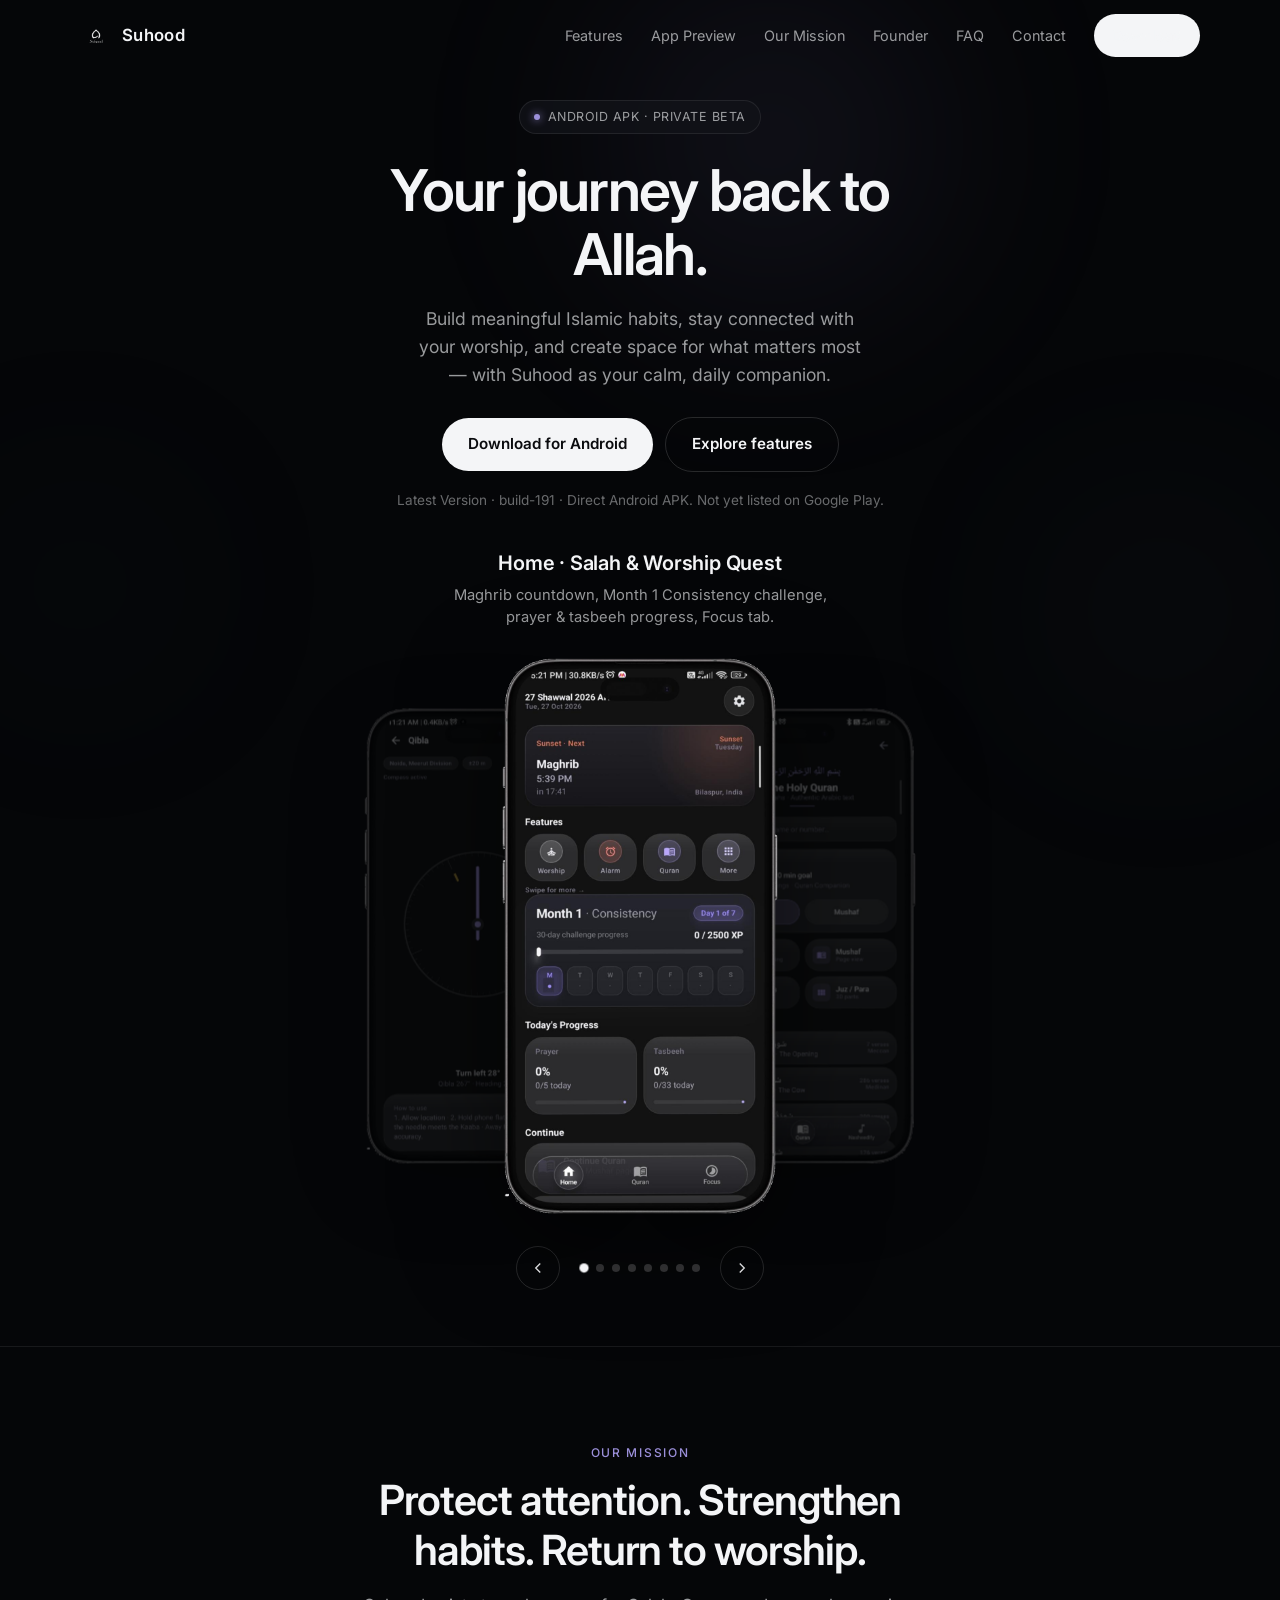
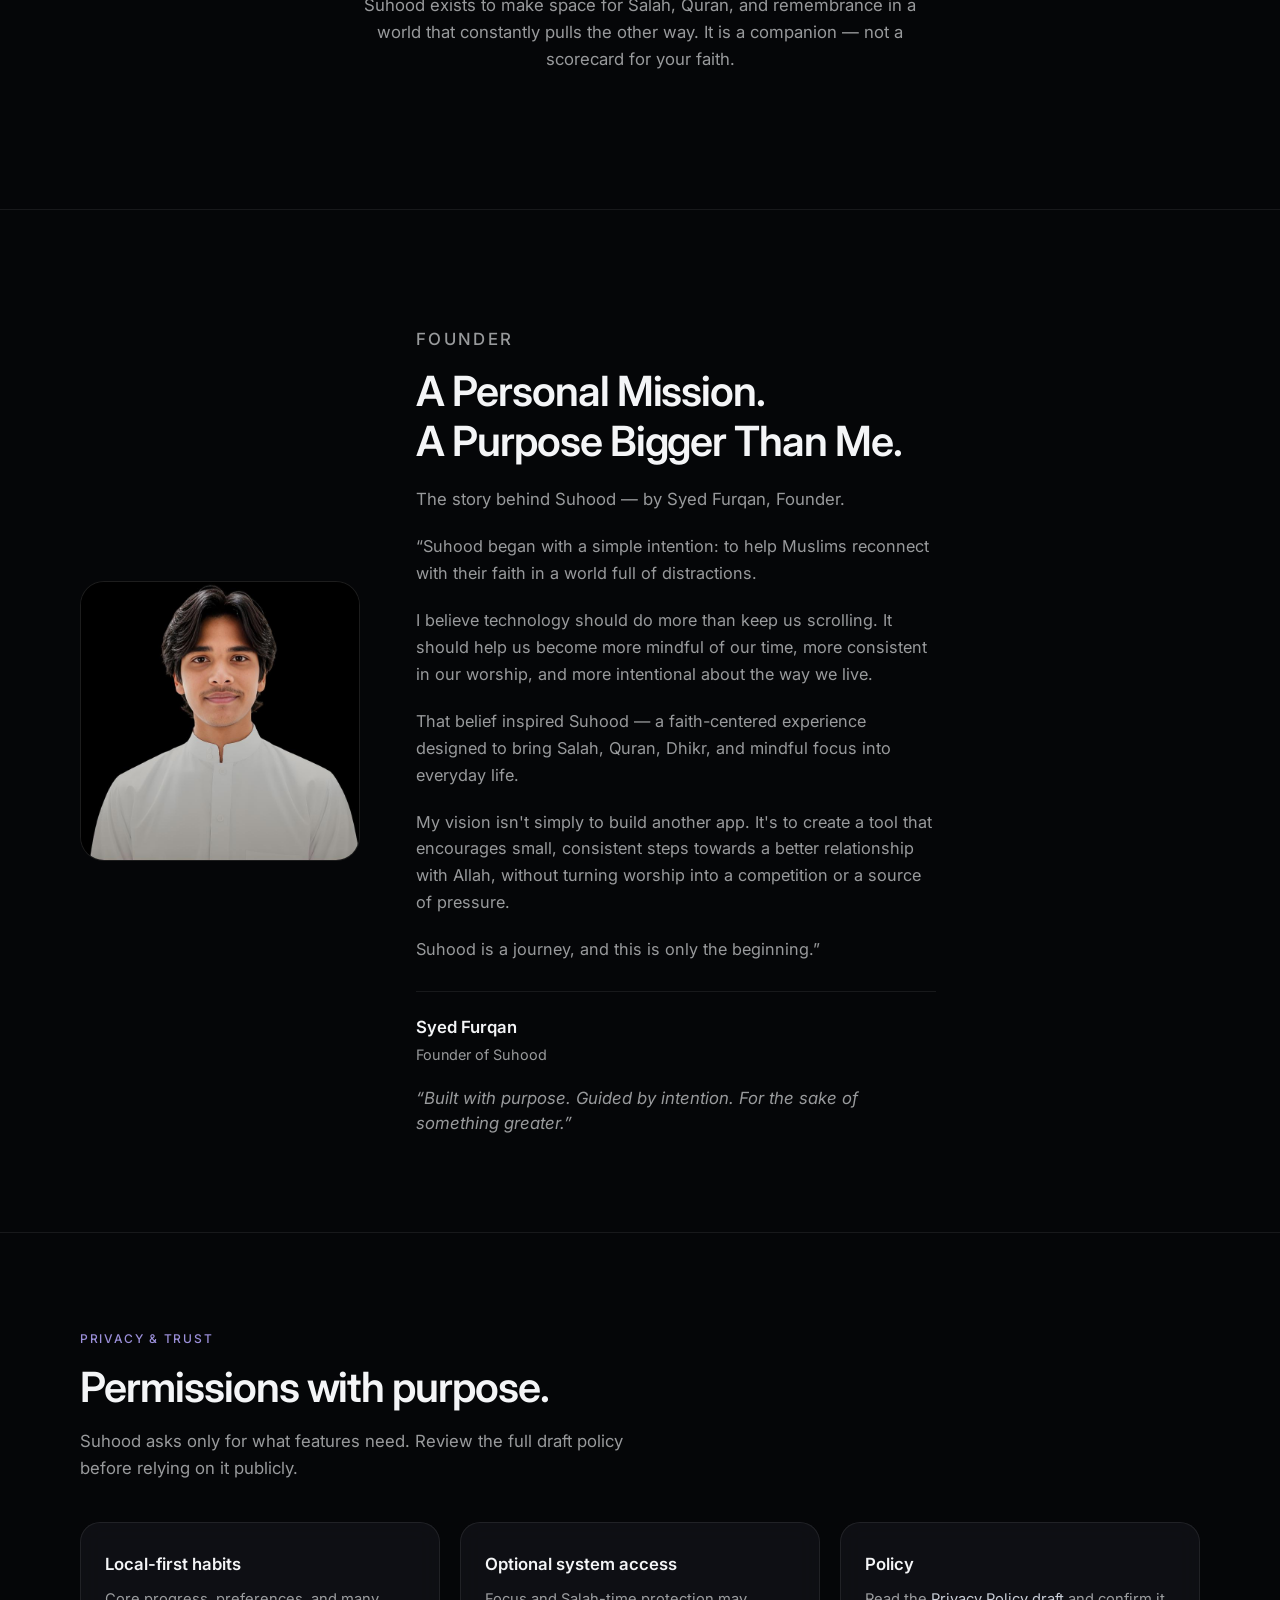
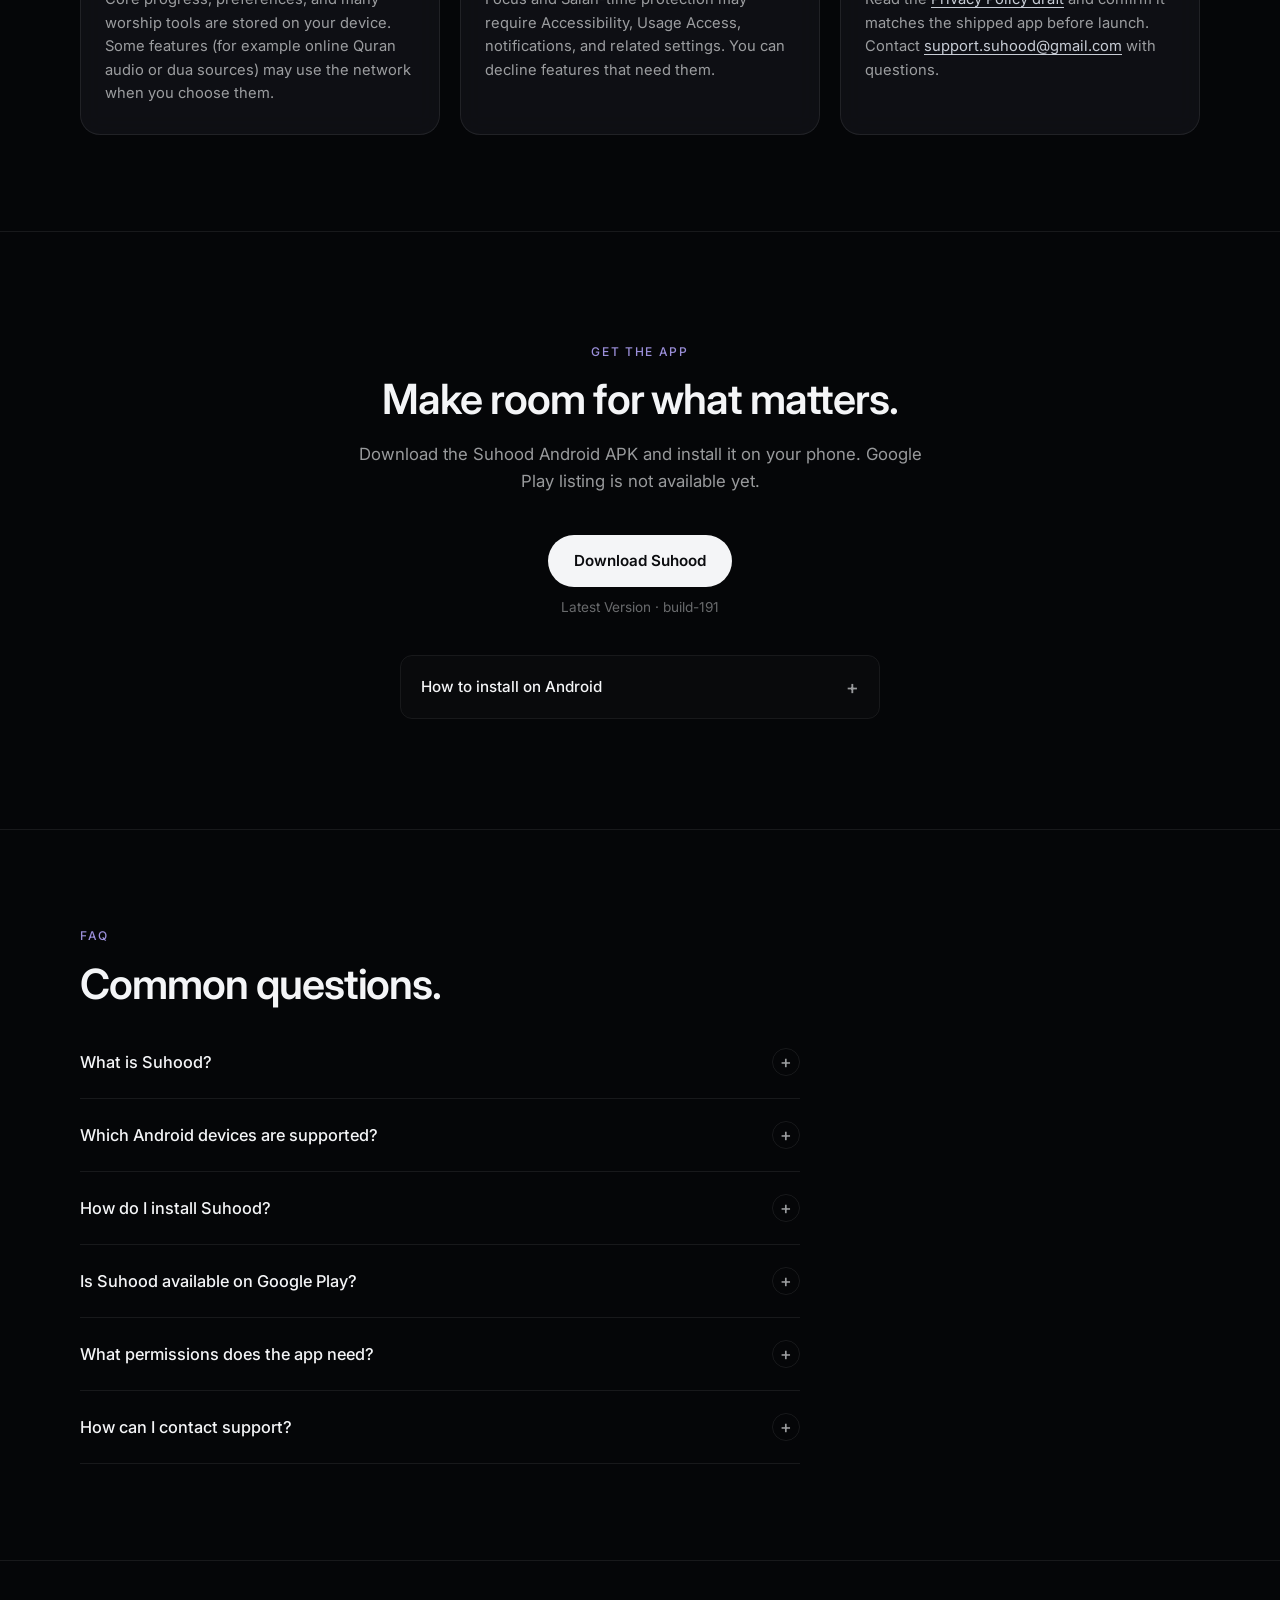
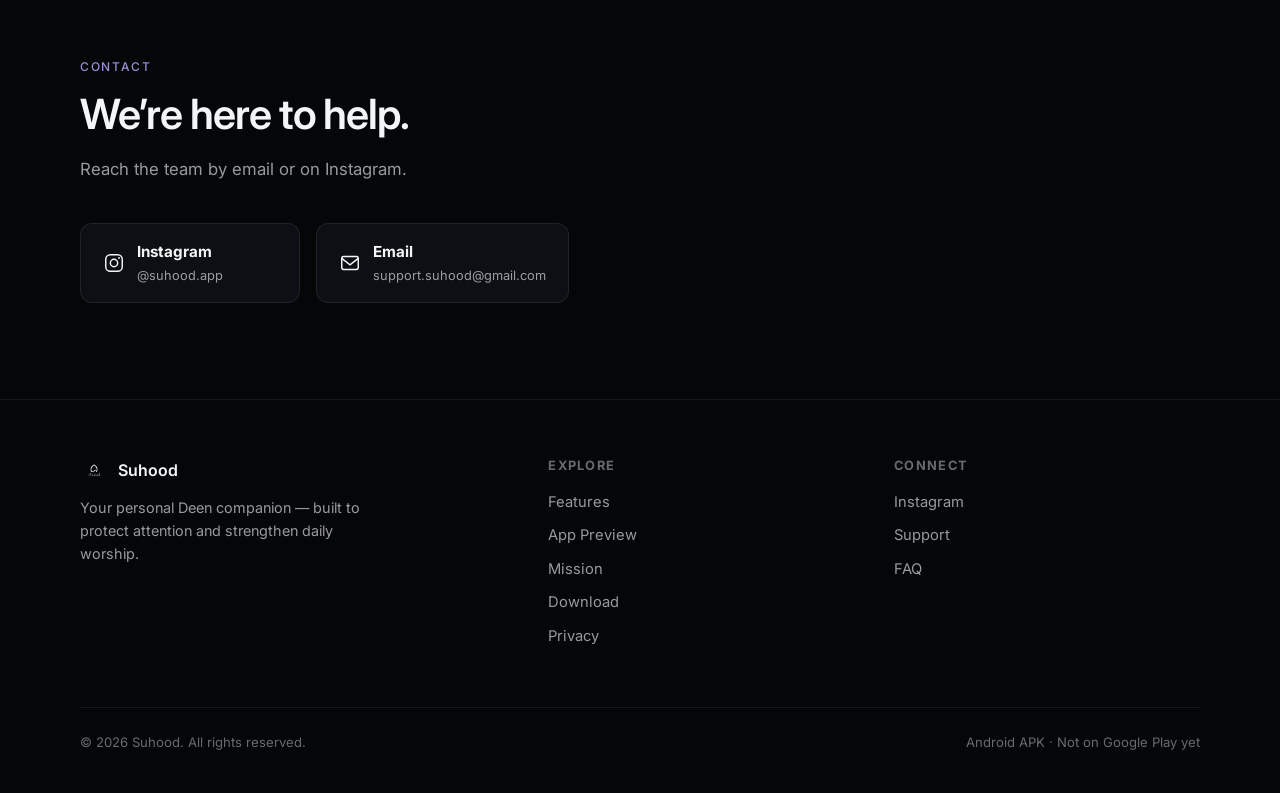
<file: index.html>
<!DOCTYPE html>
<html lang="en">
<head>
  <meta charset="utf-8" />
  <meta name="viewport" content="width=device-width, initial-scale=1, viewport-fit=cover" />
  <title>Suhood — Your Personal Deen Companion</title>
  <meta name="description" content="Suhood helps Muslims build meaningful Islamic habits — Salah, Quran, Dhikr, Focus, and daily Worship Quest. Download the Android APK." />
  <meta name="theme-color" content="#050608" />
  <link rel="canonical" href="https://suhood.app/" />
  <meta property="og:type" content="website" />
  <meta property="og:title" content="Suhood — Your Personal Deen Companion" />
  <meta property="og:description" content="Build meaningful Islamic habits, stay connected with your worship, and create space for what matters most." />
  <meta property="og:image" content="assets/phones/home.png" />
  <meta name="twitter:card" content="summary_large_image" />
  <link rel="icon" type="image/png" sizes="32x32" href="assets/brand/favicon-32.png" />
  <link rel="apple-touch-icon" href="assets/brand/apple-touch-icon.png" />
  <link rel="preconnect" href="https://fonts.googleapis.com" />
  <link rel="preconnect" href="https://fonts.gstatic.com" crossorigin />
  <link href="https://fonts.googleapis.com/css2?family=Inter:wght@400;500;600;700&display=swap" rel="stylesheet" />
  <link rel="stylesheet" href="css/styles.css" />
</head>
<body>
  <div class="ambient" aria-hidden="true">
    <span class="a1"></span>
    <span class="a2"></span>
    <span class="a3"></span>
  </div>

  <header class="nav" role="banner">
    <div class="container nav-inner">
      <a class="brand" href="#top" aria-label="Suhood home">
        <img src="assets/brand/logo.png" alt="" width="32" height="32" />
        <span>Suhood</span>
      </a>
      <nav class="nav-links" aria-label="Primary">
        <a href="#features">Features</a>
        <a href="#preview">App Preview</a>
        <a href="#mission">Our Mission</a>
        <a href="#founder">Founder</a>
        <a href="#faq">FAQ</a>
        <a href="#contact">Contact</a>
        <a class="nav-cta" data-download href="/downloads/Suhood.apk">Download</a>
      </nav>
      <button class="nav-toggle" type="button" aria-label="Open menu" aria-expanded="false">
        <span></span>
      </button>
    </div>
  </header>

  <div class="mobile-menu" role="dialog" aria-label="Mobile menu">
    <a href="#features">Features</a>
    <a href="#preview">App Preview</a>
    <a href="#mission">Our Mission</a>
    <a href="#founder">Founder</a>
    <a href="#faq">FAQ</a>
    <a href="#contact">Contact</a>
    <a class="nav-cta" data-download href="/downloads/Suhood.apk">Download for Android</a>
  </div>

  <main id="top">
    <!-- Hero + live app carousel -->
    <section class="hero hero-carousel" id="preview">
      <div class="container hero-carousel-wrap">
        <div class="hero-copy-top reveal">
          <div class="hero-badge"><i></i> Android APK · Private beta</div>
          <h1>Your journey back to Allah.</h1>
          <p class="lead">
            Build meaningful Islamic habits, stay connected with your worship,
            and create space for what matters most — with Suhood as your calm, daily companion.
          </p>
          <div class="btn-row">
            <a class="btn btn-primary" data-download href="/downloads/Suhood.apk">Download for Android</a>
            <a class="btn btn-ghost" href="#features" data-scroll="#features">Explore features</a>
          </div>
          <p class="hero-note">Latest Version · build-191 · Direct Android APK. Not yet listed on Google Play.</p>
        </div>

        <div class="carousel hero-carousel-main" aria-roledescription="carousel" aria-label="Suhood app screens">
          <div class="carousel-caption-top" aria-live="polite">
            <h4 class="cap-title">Home</h4>
            <p class="cap-desc">Next Salah, Worship Quest, and daily progress in one place.</p>
          </div>
          <div class="carousel-stage">
            <div class="carousel-track">
              <div class="carousel-slide active"
                   data-title="Home · Salah &amp; Worship Quest"
                   data-desc="Maghrib countdown, Month 1 Consistency challenge, prayer &amp; tasbeeh progress, Focus tab.">
                <img src="assets/phones/home.png" alt="Suhood Home — Maghrib time, Worship Quest, Today progress" width="825" height="1650" fetchpriority="high" />
              </div>
              <div class="carousel-slide"
                   data-title="Quran · Surah library"
                   data-desc="The Holy Quran — search, daily reading goal, Continue, Mushaf, Juz, and all 114 surahs.">
                <img src="assets/phones/quran-home.png" alt="Suhood Quran library with daily reading goal" width="825" height="1650" loading="lazy" />
              </div>
              <div class="carousel-slide"
                   data-title="Quran · Reading with translation"
                   data-desc="Al-Faatiha verse by verse — Arabic text, English translation, and audio controls.">
                <img src="assets/phones/quran-reading.png" alt="Al-Faatiha with English translation" width="825" height="1650" loading="lazy" />
              </div>
              <div class="carousel-slide"
                   data-title="Mushaf · Madinah pages"
                   data-desc="Uthmani script page view — Surah Al-Faatiha, page 1 of 604, Arabic focus mode.">
                <img src="assets/phones/mushaf.png" alt="Mushaf Madinah pages Al-Faatiha" width="825" height="1650" loading="lazy" />
              </div>
              <div class="carousel-slide"
                   data-title="Tasbeeh · Dhikr counter"
                   data-desc="Loop tracking, SubhanAllah counter, target presets 33 / 34 / 99 / 200, next dhikr.">
                <img src="assets/phones/tasbeeh.png" alt="Tasbeeh counter SubhanAllah" width="825" height="1650" loading="lazy" />
              </div>
              <div class="carousel-slide"
                   data-title="Find Duas · Hisn al-Muslim"
                   data-desc="Search by name or purpose — Upon waking up and authentic references from the collection.">
                <img src="assets/phones/duas.png" alt="Find Duas Hisn al-Muslim list" width="825" height="1650" loading="lazy" />
              </div>
              <div class="carousel-slide"
                   data-title="Alarm · Wake-up challenge"
                   data-desc="Time wheel with AM/PM, repeat, label, sound, snooze, and math / tap / memory challenges.">
                <img src="assets/phones/alarm.png" alt="Add Alarm with wake-up challenge" width="825" height="1650" loading="lazy" />
              </div>
              <div class="carousel-slide"
                   data-title="Qibla · Compass"
                   data-desc="Live heading, turn guidance, location chip, and clear how-to for accurate direction.">
                <img src="assets/phones/qibla.png" alt="Qibla compass Noida" width="825" height="1650" loading="lazy" />
              </div>
            </div>
          </div>
          <div class="carousel-controls">
            <button class="carousel-btn prev" type="button" aria-label="Previous screenshot">
              <svg viewBox="0 0 24 24"><path d="M15 18l-6-6 6-6"/></svg>
            </button>
            <div class="carousel-dots" role="tablist" aria-label="Slides"></div>
            <button class="carousel-btn next" type="button" aria-label="Next screenshot">
              <svg viewBox="0 0 24 24"><path d="M9 18l6-6-6-6"/></svg>
            </button>
          </div>
        </div>
      </div>
    </section>

    <!-- Mission -->
    <section class="mission" id="mission">
      <div class="container reveal">
        <p class="section-label">Our Mission</p>
        <h2 class="section-title">Protect attention. Strengthen habits. Return to worship.</h2>
        <p class="section-lead">
          Suhood exists to make space for Salah, Quran, and remembrance in a world that constantly
          pulls the other way. It is a companion — not a scorecard for your faith.
        </p>
      </div>
    </section>

    <!-- Founder -->
    <section class="founder" id="founder">
      <div class="container founder-grid">
        <div class="founder-photo reveal">
          <img src="assets/brand/founder.png" alt="Syed Furqan, Founder of Suhood" width="745" height="754" loading="lazy" />
        </div>
        <div class="founder-text">
          <p class="section-label reveal-line"><span>Founder</span></p>
          <h2 class="section-title">
            <span class="reveal-line"><span>A Personal Mission.</span></span>
            <span class="reveal-line"><span>A Purpose Bigger Than Me.</span></span>
          </h2>
          <p class="founder-sub reveal">The story behind Suhood — by Syed Furqan, Founder.</p>
          <div class="founder-story reveal">
            <p>“Suhood began with a simple intention: to help Muslims reconnect with their faith in a world full of distractions.</p>
            <p>I believe technology should do more than keep us scrolling. It should help us become more mindful of our time, more consistent in our worship, and more intentional about the way we live.</p>
            <p>That belief inspired Suhood — a faith-centered experience designed to bring Salah, Quran, Dhikr, and mindful focus into everyday life.</p>
            <p>My vision isn't simply to build another app. It's to create a tool that encourages small, consistent steps towards a better relationship with Allah, without turning worship into a competition or a source of pressure.</p>
            <p>Suhood is a journey, and this is only the beginning.”</p>
          </div>
          <div class="founder-sign reveal">
            <strong>Syed Furqan</strong>
            <span>Founder of Suhood</span>
            <p class="founder-quote">“Built with purpose. Guided by intention. For the sake of something greater.”</p>
          </div>
        </div>
      </div>
    </section>

    <!-- Privacy / trust -->

    <section class="trust" id="privacy">
      <div class="container">
        <div class="reveal">
          <p class="section-label">Privacy &amp; trust</p>
          <h2 class="section-title">Permissions with purpose.</h2>
          <p class="section-lead">
            Suhood asks only for what features need. Review the full draft policy before relying on it publicly.
          </p>
        </div>
        <div class="trust-grid">
          <div class="trust-card reveal">
            <h3>Local-first habits</h3>
            <p>
              Core progress, preferences, and many worship tools are stored on your device.
              Some features (for example online Quran audio or dua sources) may use the network when you choose them.
            </p>
          </div>
          <div class="trust-card reveal">
            <h3>Optional system access</h3>
            <p>
              Focus and Salah-time protection may require Accessibility, Usage Access, notifications,
              and related settings. You can decline features that need them.
            </p>
          </div>
          <div class="trust-card reveal">
            <h3>Policy</h3>
            <p>
              Read the <a href="privacy.html">Privacy Policy draft</a> and confirm it matches
              the shipped app before launch. Contact
              <a href="mailto:support.suhood@gmail.com">support.suhood@gmail.com</a> with questions.
            </p>
          </div>
        </div>
      </div>
    </section>

    <!-- Download -->
    <section class="download" id="download">
      <div class="container reveal">
        <p class="section-label">Get the app</p>
        <h2 class="section-title">Make room for what matters.</h2>
        <p class="section-lead">
          Download the Suhood Android APK and install it on your phone.
          Google Play listing is not available yet.
        </p>
        <div class="btn-row" style="justify-content:center; flex-direction:column; align-items:center; gap:10px;">
          <a class="btn btn-primary" data-download download="Suhood.apk" href="/downloads/Suhood.apk">Download Suhood</a>
          <p class="hero-note" style="margin:0;">Latest Version · build-191</p>
        </div>
        <details class="install-details">
          <summary>How to install on Android</summary>
          <ol>
            <li>Open the download link on your Android phone.</li>
            <li>Allow your browser or file manager to install unknown apps if prompted.</li>
            <li>Open the APK and follow the system installer.</li>
            <li>Launch Suhood and complete onboarding, including any permissions you choose to grant.</li>
          </ol>
        </details>
      </div>
    </section>

    <!-- FAQ -->
    <section class="faq" id="faq">
      <div class="container">
        <div class="reveal">
          <p class="section-label">FAQ</p>
          <h2 class="section-title">Common questions.</h2>
        </div>
        <div class="faq-list reveal">
          <div class="faq-item">
            <button type="button" aria-expanded="false">
              What is Suhood?
              <span class="icon" aria-hidden="true">+</span>
            </button>
            <div class="faq-panel">
              <p>
                Suhood is an Android app that helps Muslims build daily Islamic habits —
                Salah awareness, Quran, Dhikr, Focus tools, alarms, Qibla, and a personalized Worship Quest.
              </p>
            </div>
          </div>
          <div class="faq-item">
            <button type="button" aria-expanded="false">
              Which Android devices are supported?
              <span class="icon" aria-hidden="true">+</span>
            </button>
            <div class="faq-panel">
              <p>
                Suhood targets modern Android phones. Exact minimum version and OEM quirks can vary;
                if something does not install or run as expected, email support.suhood@gmail.com with your device model and Android version.
              </p>
            </div>
          </div>
          <div class="faq-item">
            <button type="button" aria-expanded="false">
              How do I install Suhood?
              <span class="icon" aria-hidden="true">+</span>
            </button>
            <div class="faq-panel">
              <p>
                Download the APK from the official link, allow installation from that source if Android asks,
                then open the file and install. See the Download section above for step-by-step guidance.
              </p>
            </div>
          </div>
          <div class="faq-item">
            <button type="button" aria-expanded="false">
              Is Suhood available on Google Play?
              <span class="icon" aria-hidden="true">+</span>
            </button>
            <div class="faq-panel">
              <p>Not yet. Suhood is currently distributed as a direct Android APK download.</p>
            </div>
          </div>
          <div class="faq-item">
            <button type="button" aria-expanded="false">
              What permissions does the app need?
              <span class="icon" aria-hidden="true">+</span>
            </button>
            <div class="faq-panel">
              <p>
                Notifications for reminders; location for Salah times and Qibla; optional Accessibility and Usage Access
                for Focus / Salah-time app protection. Grant only what you want to use. Details are in the Privacy Policy draft.
              </p>
            </div>
          </div>
          <div class="faq-item">
            <button type="button" aria-expanded="false">
              How can I contact support?
              <span class="icon" aria-hidden="true">+</span>
            </button>
            <div class="faq-panel">
              <p>
                Email <a href="mailto:support.suhood@gmail.com">support.suhood@gmail.com</a>
                or message <a href="https://www.instagram.com/suhood.app?cplk=MTQzdzdwbWQ2bTRm" target="_blank" rel="noopener noreferrer">@suhood.app</a> on Instagram.
              </p>
            </div>
          </div>
        </div>
      </div>
    </section>

    <!-- Contact -->
    <section class="contact" id="contact">
      <div class="container">
        <div class="reveal">
          <p class="section-label">Contact</p>
          <h2 class="section-title">We’re here to help.</h2>
          <p class="section-lead">Reach the team by email or on Instagram.</p>
        </div>
        <div class="contact-row reveal">
          <a class="contact-link" href="https://www.instagram.com/suhood.app?cplk=MTQzdzdwbWQ2bTRm" target="_blank" rel="noopener noreferrer">
            <svg viewBox="0 0 24 24" aria-hidden="true" fill="none" stroke="currentColor" stroke-width="1.6">
              <rect x="3" y="3" width="18" height="18" rx="5"/>
              <circle cx="12" cy="12" r="4"/>
              <circle cx="17.5" cy="6.5" r="1" fill="currentColor" stroke="none"/>
            </svg>
            <span class="label">
              <strong>Instagram</strong>
              <span>@suhood.app</span>
            </span>
          </a>
          <a class="contact-link" href="mailto:support.suhood@gmail.com">
            <svg viewBox="0 0 24 24" aria-hidden="true" fill="none" stroke="currentColor" stroke-width="1.6">
              <rect x="3" y="5" width="18" height="14" rx="2"/>
              <path d="M3 7l9 7 9-7"/>
            </svg>
            <span class="label">
              <strong>Email</strong>
              <span>support.suhood@gmail.com</span>
            </span>
          </a>
        </div>
      </div>
    </section>
  </main>

  <footer class="footer">
    <div class="container">
      <div class="footer-grid">
        <div>
          <div class="footer-brand">
            <img src="assets/brand/logo.png" alt="" width="28" height="28" />
            <span>Suhood</span>
          </div>
          <p>Your personal Deen companion — built to protect attention and strengthen daily worship.</p>
        </div>
        <div>
          <h4>Explore</h4>
          <div class="footer-links">
            <a href="#features">Features</a>
            <a href="#preview">App Preview</a>
            <a href="#mission">Mission</a>
            <a href="#download">Download</a>
            <a href="privacy.html">Privacy</a>
          </div>
        </div>
        <div>
          <h4>Connect</h4>
          <div class="footer-links">
            <a href="https://www.instagram.com/suhood.app?cplk=MTQzdzdwbWQ2bTRm" target="_blank" rel="noopener noreferrer">Instagram</a>
            <a href="mailto:support.suhood@gmail.com">Support</a>
            <a href="#faq">FAQ</a>
          </div>
        </div>
      </div>
      <div class="footer-bottom">
        <span>© <span data-year>2026</span> Suhood. All rights reserved.</span>
        <span>Android APK · Not on Google Play yet</span>
      </div>
    </div>
  </footer>

  <script src="js/main.js" defer></script>
</body>
</html>
</file>
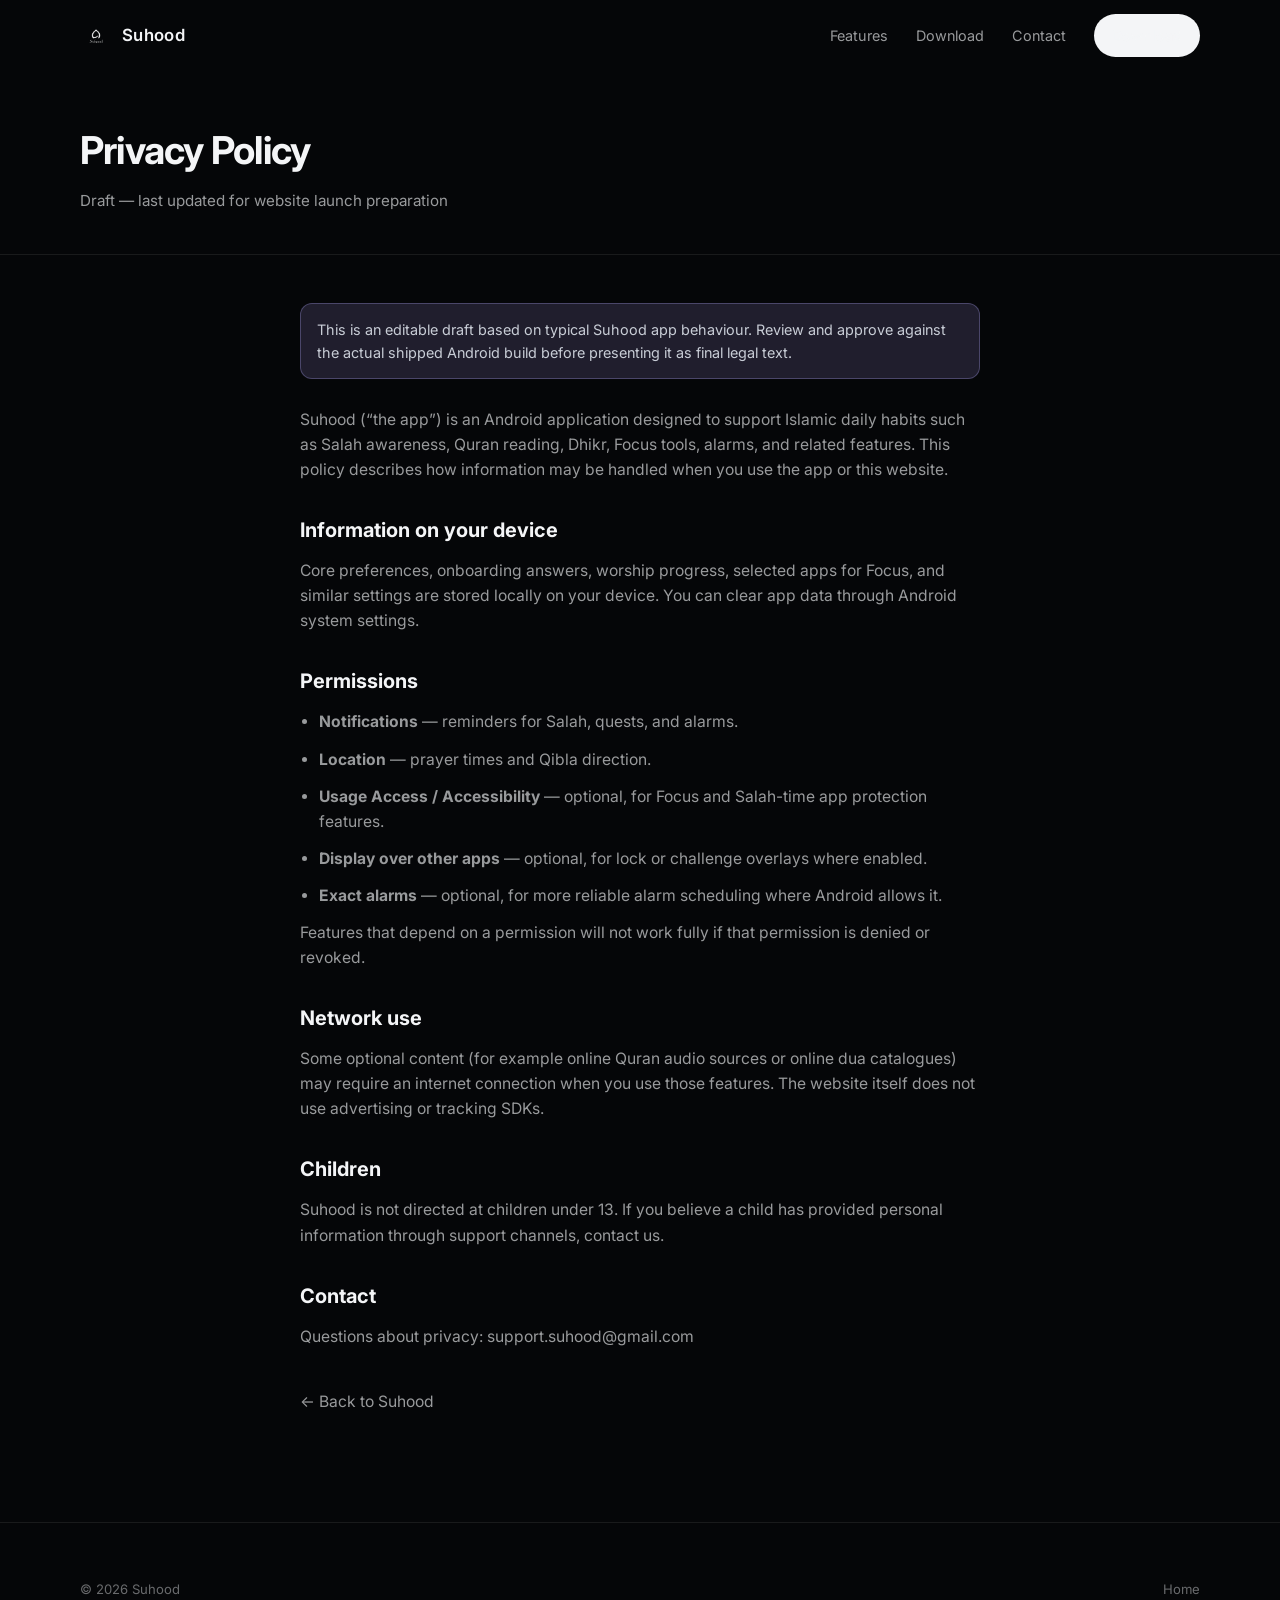
<file: privacy.html>
<!DOCTYPE html>
<html lang="en">
<head>
  <meta charset="utf-8" />
  <meta name="viewport" content="width=device-width, initial-scale=1, viewport-fit=cover" />
  <title>Privacy Policy — Suhood</title>
  <meta name="description" content="Suhood privacy policy draft. Review against the shipped Android app before public launch." />
  <meta name="theme-color" content="#050608" />
  <link rel="icon" type="image/png" sizes="32x32" href="assets/brand/favicon-32.png" />
  <link rel="preconnect" href="https://fonts.googleapis.com" />
  <link rel="preconnect" href="https://fonts.gstatic.com" crossorigin />
  <link href="https://fonts.googleapis.com/css2?family=Inter:wght@400;500;600;700&display=swap" rel="stylesheet" />
  <link rel="stylesheet" href="css/styles.css" />
</head>
<body>
  <header class="nav scrolled" role="banner">
    <div class="container nav-inner">
      <a class="brand" href="index.html">
        <img src="assets/brand/logo.png" alt="" width="32" height="32" />
        <span>Suhood</span>
      </a>
      <nav class="nav-links" aria-label="Primary">
        <a href="index.html#features">Features</a>
        <a href="index.html#download">Download</a>
        <a href="index.html#contact">Contact</a>
        <a class="nav-cta" data-download href="/downloads/Suhood.apk">Download</a>
      </nav>
    </div>
  </header>

  <main>
    <div class="page-header">
      <div class="container">
        <h1>Privacy Policy</h1>
        <p style="color:var(--text-muted);margin-top:8px;font-size:0.95rem;">Draft — last updated for website launch preparation</p>
      </div>
    </div>
    <div class="container prose">
      <p class="draft-note">
        This is an editable draft based on typical Suhood app behaviour. Review and approve against the actual shipped Android build before presenting it as final legal text.
      </p>

      <p>
        Suhood (“the app”) is an Android application designed to support Islamic daily habits such as Salah awareness,
        Quran reading, Dhikr, Focus tools, alarms, and related features. This policy describes how information may be
        handled when you use the app or this website.
      </p>

      <h2>Information on your device</h2>
      <p>
        Core preferences, onboarding answers, worship progress, selected apps for Focus, and similar settings are stored
        locally on your device. You can clear app data through Android system settings.
      </p>

      <h2>Permissions</h2>
      <ul>
        <li><strong>Notifications</strong> — reminders for Salah, quests, and alarms.</li>
        <li><strong>Location</strong> — prayer times and Qibla direction.</li>
        <li><strong>Usage Access / Accessibility</strong> — optional, for Focus and Salah-time app protection features.</li>
        <li><strong>Display over other apps</strong> — optional, for lock or challenge overlays where enabled.</li>
        <li><strong>Exact alarms</strong> — optional, for more reliable alarm scheduling where Android allows it.</li>
      </ul>
      <p>Features that depend on a permission will not work fully if that permission is denied or revoked.</p>

      <h2>Network use</h2>
      <p>
        Some optional content (for example online Quran audio sources or online dua catalogues) may require an internet
        connection when you use those features. The website itself does not use advertising or tracking SDKs.
      </p>

      <h2>Children</h2>
      <p>
        Suhood is not directed at children under 13. If you believe a child has provided personal information through support channels, contact us.
      </p>

      <h2>Contact</h2>
      <p>
        Questions about privacy:
        <a href="mailto:support.suhood@gmail.com">support.suhood@gmail.com</a>
      </p>

      <p style="margin-top:40px;"><a href="index.html">← Back to Suhood</a></p>
    </div>
  </main>

  <footer class="footer">
    <div class="container footer-bottom" style="border:0;padding-top:0;">
      <span>© <span data-year>2026</span> Suhood</span>
      <a href="index.html">Home</a>
    </div>
  </footer>
  <script src="js/main.js" defer></script>
</body>
</html>
</file>
<file: css/styles.css>
/* Suhood — Premium Landing */
:root {
  --bg: #050608;
  --bg-elevated: #0c0e12;
  --bg-glass: rgba(18, 20, 26, 0.72);
  --border: rgba(255, 255, 255, 0.08);
  --border-strong: rgba(255, 255, 255, 0.14);
  --text: #f4f5f7;
  --text-muted: rgba(244, 245, 247, 0.62);
  --text-dim: rgba(244, 245, 247, 0.42);
  --silver: #c8cdd6;
  --violet: #9b8fd9;
  --violet-soft: rgba(155, 143, 217, 0.18);
  --accent: #a89fd4;
  --radius: 20px;
  --radius-sm: 12px;
  --nav-h: 72px;
  --apk: "https://u.gy/Suhood-app";
  --font: "Inter", system-ui, -apple-system, "Segoe UI", sans-serif;
  --font-display: "Inter", system-ui, -apple-system, sans-serif;
  --ease: cubic-bezier(0.22, 1, 0.36, 1);
  --shadow-phone: 0 40px 80px rgba(0, 0, 0, 0.55), 0 12px 24px rgba(0, 0, 0, 0.35);
}

*, *::before, *::after { box-sizing: border-box; margin: 0; padding: 0; }

html {
  scroll-behavior: smooth;
  -webkit-text-size-adjust: 100%;
}

body {
  font-family: var(--font);
  background: var(--bg);
  color: var(--text);
  line-height: 1.6;
  overflow-x: hidden;
  -webkit-font-smoothing: antialiased;
}

img { max-width: 100%; height: auto; display: block; }
a { color: inherit; text-decoration: none; }
button { font-family: inherit; cursor: pointer; border: none; background: none; color: inherit; }
ul { list-style: none; }

.container {
  width: min(1120px, calc(100% - 40px));
  margin-inline: auto;
}

/* Ambient glow */
.ambient {
  pointer-events: none;
  position: fixed;
  inset: 0;
  z-index: 0;
  overflow: hidden;
}
.ambient span {
  position: absolute;
  border-radius: 50%;
  filter: blur(100px);
  opacity: 0.35;
}
.ambient .a1 {
  width: 520px; height: 520px;
  top: -120px; left: 40%;
  background: radial-gradient(circle, rgba(155, 143, 217, 0.35), transparent 70%);
}
.ambient .a2 {
  width: 400px; height: 400px;
  bottom: 10%; right: -80px;
  background: radial-gradient(circle, rgba(100, 120, 160, 0.2), transparent 70%);
}
.ambient .a3 {
  width: 360px; height: 360px;
  top: 45%; left: -100px;
  background: radial-gradient(circle, rgba(80, 90, 120, 0.18), transparent 70%);
}

/* Nav */
.nav {
  position: fixed;
  top: 0; left: 0; right: 0;
  z-index: 100;
  height: var(--nav-h);
  transition: background 0.35s var(--ease), border-color 0.35s var(--ease), backdrop-filter 0.35s;
  border-bottom: 1px solid transparent;
}
.nav.scrolled {
  background: rgba(5, 6, 8, 0.78);
  backdrop-filter: blur(20px) saturate(1.2);
  -webkit-backdrop-filter: blur(20px) saturate(1.2);
  border-bottom-color: var(--border);
}
.nav-inner {
  height: 100%;
  display: flex;
  align-items: center;
  justify-content: space-between;
  gap: 24px;
}
.brand {
  display: flex;
  align-items: center;
  gap: 10px;
  font-weight: 600;
  letter-spacing: 0.02em;
  font-size: 1.05rem;
}
.brand img {
  width: 32px; height: 32px;
  border-radius: 8px;
}
.nav-links {
  display: flex;
  align-items: center;
  gap: 28px;
}
.nav-links a {
  font-size: 0.9rem;
  color: var(--text-muted);
  transition: color 0.2s;
}
.nav-links a:hover { color: var(--text); }
.nav-cta {
  display: inline-flex;
  align-items: center;
  justify-content: center;
  padding: 10px 18px;
  border-radius: 999px;
  background: var(--text);
  color: #0a0b0e;
  font-size: 0.88rem;
  font-weight: 600;
  transition: transform 0.2s var(--ease), opacity 0.2s;
}
.nav-cta:hover { transform: translateY(-1px); opacity: 0.92; }
.nav-toggle {
  display: none;
  width: 40px; height: 40px;
  align-items: center;
  justify-content: center;
  border-radius: 10px;
  border: 1px solid var(--border);
}
.nav-toggle span {
  display: block;
  width: 18px; height: 1.5px;
  background: var(--text);
  position: relative;
}
.nav-toggle span::before,
.nav-toggle span::after {
  content: "";
  position: absolute;
  left: 0; width: 18px; height: 1.5px;
  background: var(--text);
}
.nav-toggle span::before { top: -6px; }
.nav-toggle span::after { top: 6px; }

.mobile-menu {
  display: none;
  position: fixed;
  inset: var(--nav-h) 0 0 0;
  z-index: 99;
  background: rgba(5, 6, 8, 0.96);
  backdrop-filter: blur(24px);
  padding: 32px 24px;
  flex-direction: column;
  gap: 20px;
}
.mobile-menu.open { display: flex; }
.mobile-menu a {
  font-size: 1.15rem;
  color: var(--text-muted);
  padding: 8px 0;
}
.mobile-menu a:hover { color: var(--text); }
.mobile-menu .nav-cta { margin-top: 12px; width: fit-content; }

/* Buttons */
.btn {
  display: inline-flex;
  align-items: center;
  justify-content: center;
  gap: 8px;
  padding: 14px 26px;
  border-radius: 999px;
  font-size: 0.95rem;
  font-weight: 600;
  transition: transform 0.25s var(--ease), background 0.25s, border-color 0.25s, opacity 0.25s;
}
.btn:hover { transform: translateY(-2px); }
.btn-primary {
  background: var(--text);
  color: #0a0b0e;
}
.btn-primary:hover { opacity: 0.92; }
.btn-ghost {
  background: transparent;
  border: 1px solid var(--border-strong);
  color: var(--text);
}
.btn-ghost:hover { border-color: rgba(255,255,255,0.28); background: rgba(255,255,255,0.04); }
.btn-row { display: flex; flex-wrap: wrap; gap: 12px; align-items: center; }

/* Hero */
.hero {
  position: relative;
  z-index: 1;
  padding: calc(var(--nav-h) + 48px) 0 80px;
  min-height: 100vh;
  display: flex;
  align-items: center;
}
.hero-grid {
  display: grid;
  grid-template-columns: 1.05fr 0.95fr;
  gap: 48px;
  align-items: center;
}
.hero-badge {
  display: inline-flex;
  align-items: center;
  gap: 8px;
  padding: 6px 14px;
  border-radius: 999px;
  border: 1px solid var(--border);
  background: var(--bg-glass);
  font-size: 0.78rem;
  color: var(--text-muted);
  letter-spacing: 0.04em;
  text-transform: uppercase;
  margin-bottom: 24px;
}
.hero-badge i {
  width: 6px; height: 6px;
  border-radius: 50%;
  background: var(--violet);
  box-shadow: 0 0 8px var(--violet);
}
.hero h1 {
  font-size: clamp(2.4rem, 5vw, 3.6rem);
  font-weight: 600;
  letter-spacing: -0.03em;
  line-height: 1.12;
  margin-bottom: 18px;
}
.hero .lead {
  font-size: 1.1rem;
  color: var(--text-muted);
  max-width: 34ch;
  margin-bottom: 28px;
}
.hero-note {
  margin-top: 18px;
  font-size: 0.85rem;
  color: var(--text-dim);
}
.hero-visual {
  position: relative;
  display: flex;
  justify-content: center;
  align-items: center;
}
.hero-visual::before {
  content: "";
  position: absolute;
  width: 70%; height: 70%;
  border-radius: 50%;
  background: radial-gradient(circle, rgba(155, 143, 217, 0.22), transparent 70%);
  filter: blur(40px);
  z-index: 0;
}
.phone {
  position: relative;
  z-index: 1;
  width: min(280px, 72vw);
  filter: drop-shadow(var(--shadow-phone));
  transition: transform 0.6s var(--ease);
}
.phone img {
  width: 100%;
  height: auto;
}

/* Sections */
section {
  position: relative;
  z-index: 1;
  padding: 96px 0;
}
.section-label {
  font-size: 0.75rem;
  letter-spacing: 0.14em;
  text-transform: uppercase;
  color: var(--violet);
  margin-bottom: 14px;
  font-weight: 500;
}
.section-title {
  font-size: clamp(1.85rem, 3.5vw, 2.6rem);
  font-weight: 600;
  letter-spacing: -0.025em;
  line-height: 1.2;
  margin-bottom: 16px;
}
.section-lead {
  font-size: 1.05rem;
  color: var(--text-muted);
  max-width: 52ch;
  margin-bottom: 40px;
}

/* Intro */
.intro {
  border-top: 1px solid var(--border);
}
.intro-grid {
  display: grid;
  grid-template-columns: 1fr 1fr;
  gap: 48px;
  align-items: start;
}
.intro p {
  color: var(--text-muted);
  font-size: 1.05rem;
  margin-bottom: 16px;
}
.intro p:last-child { margin-bottom: 0; }

/* Features editorial */
.feature-block {
  display: grid;
  grid-template-columns: 1fr 1fr;
  gap: 56px;
  align-items: center;
  padding: 72px 0;
  border-top: 1px solid var(--border);
}
.feature-block.reverse .feature-copy { order: 2; }
.feature-block.reverse .feature-media { order: 1; }
.feature-copy h3 {
  font-size: clamp(1.5rem, 2.5vw, 1.9rem);
  font-weight: 600;
  letter-spacing: -0.02em;
  margin-bottom: 14px;
}
.feature-copy p {
  color: var(--text-muted);
  margin-bottom: 12px;
  font-size: 1.02rem;
}
.feature-copy .meta {
  font-size: 0.85rem;
  color: var(--text-dim);
  margin-top: 16px;
}
.feature-media {
  display: flex;
  justify-content: center;
}
.feature-media .phone {
  width: min(240px, 58vw);
}

/* Carousel */
.preview {
  border-top: 1px solid var(--border);
  overflow: hidden;
}
.carousel {
  position: relative;
  margin-top: 8px;
  user-select: none;
  -webkit-user-select: none;
}
.carousel-stage {
  position: relative;
  height: min(72vw, 560px);
  display: flex;
  align-items: center;
  justify-content: center;
  perspective: 1200px;
}
.carousel-track {
  position: relative;
  width: 100%;
  height: 100%;
  display: flex;
  align-items: center;
  justify-content: center;
}
.carousel-slide {
  position: absolute;
  width: min(260px, 58vw);
  transition: transform 0.65s var(--ease), opacity 0.65s var(--ease), filter 0.65s var(--ease);
  opacity: 0;
  pointer-events: none;
  filter: brightness(0.7);
}
.carousel-slide img {
  width: 100%;
  filter: drop-shadow(0 28px 50px rgba(0,0,0,0.5));
}
.carousel-slide.active {
  opacity: 1;
  transform: translateX(0) scale(1) translateZ(0);
  z-index: 3;
  pointer-events: auto;
  filter: brightness(1);
}
.carousel-slide.prev {
  opacity: 0.45;
  transform: translateX(-58%) scale(0.82) translateZ(-80px);
  z-index: 2;
  pointer-events: auto;
}
.carousel-slide.next {
  opacity: 0.45;
  transform: translateX(58%) scale(0.82) translateZ(-80px);
  z-index: 2;
  pointer-events: auto;
}
.carousel-caption {
  text-align: center;
  margin-top: 28px;
  min-height: 3.2em;
}
.carousel-caption h4 {
  font-size: 1.1rem;
  font-weight: 600;
  margin-bottom: 4px;
}
.carousel-caption p {
  font-size: 0.92rem;
  color: var(--text-muted);
}
.carousel-controls {
  display: flex;
  align-items: center;
  justify-content: center;
  gap: 20px;
  margin-top: 24px;
}
.carousel-btn {
  width: 44px; height: 44px;
  border-radius: 50%;
  border: 1px solid var(--border-strong);
  display: flex;
  align-items: center;
  justify-content: center;
  transition: background 0.2s, border-color 0.2s;
}
.carousel-btn:hover {
  background: rgba(255,255,255,0.06);
  border-color: rgba(255,255,255,0.28);
}
.carousel-btn svg { width: 18px; height: 18px; stroke: var(--text); fill: none; stroke-width: 1.8; }
.carousel-dots {
  display: flex;
  gap: 8px;
}
.carousel-dots button {
  width: 8px; height: 8px;
  border-radius: 50%;
  background: rgba(255,255,255,0.2);
  transition: background 0.25s, transform 0.25s;
}
.carousel-dots button[aria-current="true"] {
  background: var(--text);
  transform: scale(1.15);
}

/* Founder */
.founder {
  border-top: 1px solid var(--border);
}
.founder-grid {
  display: grid;
  grid-template-columns: 280px 1fr;
  gap: 56px;
  align-items: center;
}
.founder-photo {
  width: 100%;
  aspect-ratio: 1;
  border-radius: 24px;
  overflow: hidden;
  border: 1px solid var(--border);
  background: #0a0a0a;
}
.founder-photo img {
  width: 100%;
  height: 100%;
  object-fit: cover;
  object-position: center top;
}
.founder-text .reveal-line {
  overflow: hidden;
}
.founder-text .reveal-line span {
  display: inline-block;
  transform: translateY(110%);
  opacity: 0;
  transition: transform 0.7s var(--ease), opacity 0.7s var(--ease);
}
.founder.is-visible .founder-text .reveal-line span {
  transform: translateY(0);
  opacity: 1;
}
.founder-text .reveal-line:nth-child(2) span { transition-delay: 0.08s; }
.founder-text .reveal-line:nth-child(3) span { transition-delay: 0.16s; }
.founder-text .reveal-line:nth-child(4) span { transition-delay: 0.24s; }
.founder-text .reveal-line:nth-child(5) span { transition-delay: 0.32s; }
.founder-text p {
  color: var(--text-muted);
  margin-top: 20px;
  font-size: 1.05rem;
  max-width: 48ch;
}
.founder-note {
  margin-top: 16px;
  font-size: 0.82rem;
  color: var(--text-dim);
  font-style: italic;
}

/* Mission */
.mission {
  border-top: 1px solid var(--border);
  text-align: center;
}
.mission .section-title {
  max-width: 22ch;
  margin-inline: auto;
}
.mission .section-lead {
  margin-inline: auto;
}

/* Privacy trust */
.trust {
  border-top: 1px solid var(--border);
}
.trust-grid {
  display: grid;
  grid-template-columns: repeat(3, 1fr);
  gap: 20px;
}
.trust-card {
  padding: 28px 24px;
  border-radius: var(--radius);
  border: 1px solid var(--border);
  background: var(--bg-glass);
  backdrop-filter: blur(12px);
}
.trust-card h3 {
  font-size: 1.05rem;
  margin-bottom: 10px;
  font-weight: 600;
}
.trust-card p {
  font-size: 0.92rem;
  color: var(--text-muted);
}
.trust-card a {
  color: var(--silver);
  text-decoration: underline;
  text-underline-offset: 3px;
}

/* Download */
.download {
  border-top: 1px solid var(--border);
  text-align: center;
  padding: 110px 0;
}
.download .section-title { margin-inline: auto; }
.download .section-lead { margin-inline: auto; }
.install-details {
  margin-top: 36px;
  max-width: 480px;
  margin-inline: auto;
  text-align: left;
  border: 1px solid var(--border);
  border-radius: var(--radius-sm);
  overflow: hidden;
}
.install-details summary {
  padding: 16px 20px;
  cursor: pointer;
  font-size: 0.95rem;
  font-weight: 500;
  list-style: none;
  display: flex;
  justify-content: space-between;
  align-items: center;
  background: rgba(255,255,255,0.02);
}
.install-details summary::-webkit-details-marker { display: none; }
.install-details summary::after {
  content: "+";
  font-size: 1.2rem;
  color: var(--text-muted);
}
.install-details[open] summary::after { content: "−"; }
.install-details ol {
  padding: 0 20px 20px 40px;
  color: var(--text-muted);
  font-size: 0.9rem;
}
.install-details li { margin-bottom: 8px; }

/* FAQ */
.faq {
  border-top: 1px solid var(--border);
}
.faq-list {
  max-width: 720px;
}
.faq-item {
  border-bottom: 1px solid var(--border);
}
.faq-item button {
  width: 100%;
  text-align: left;
  padding: 22px 0;
  display: flex;
  justify-content: space-between;
  align-items: center;
  gap: 16px;
  font-size: 1.02rem;
  font-weight: 500;
}
.faq-item button span.icon {
  flex-shrink: 0;
  width: 28px; height: 28px;
  border-radius: 50%;
  border: 1px solid var(--border);
  display: flex;
  align-items: center;
  justify-content: center;
  font-size: 1.1rem;
  color: var(--text-muted);
  transition: transform 0.25s;
}
.faq-item.open button span.icon { transform: rotate(45deg); }
.faq-panel {
  max-height: 0;
  overflow: hidden;
  transition: max-height 0.4s var(--ease);
}
.faq-item.open .faq-panel { max-height: 280px; }
.faq-panel p {
  padding-bottom: 22px;
  color: var(--text-muted);
  font-size: 0.95rem;
  max-width: 58ch;
}

/* Contact */
.contact {
  border-top: 1px solid var(--border);
}
.contact-row {
  display: flex;
  flex-wrap: wrap;
  gap: 16px;
}
.contact-link {
  display: inline-flex;
  align-items: center;
  gap: 12px;
  padding: 16px 22px;
  border-radius: var(--radius-sm);
  border: 1px solid var(--border);
  background: var(--bg-glass);
  transition: border-color 0.2s, background 0.2s;
  min-width: 220px;
}
.contact-link:hover {
  border-color: var(--border-strong);
  background: rgba(255,255,255,0.05);
}
.contact-link svg {
  width: 22px; height: 22px;
  flex-shrink: 0;
}
.contact-link .label {
  display: flex;
  flex-direction: column;
  gap: 2px;
}
.contact-link .label strong { font-size: 0.95rem; }
.contact-link .label span { font-size: 0.8rem; color: var(--text-muted); }

/* Footer */
.footer {
  border-top: 1px solid var(--border);
  padding: 56px 0 40px;
  position: relative;
  z-index: 1;
}
.footer-grid {
  display: grid;
  grid-template-columns: 1.4fr 1fr 1fr;
  gap: 40px;
  margin-bottom: 48px;
}
.footer-brand {
  display: flex;
  align-items: center;
  gap: 10px;
  font-weight: 600;
  margin-bottom: 12px;
}
.footer-brand img { width: 28px; height: 28px; border-radius: 7px; }
.footer p {
  color: var(--text-muted);
  font-size: 0.9rem;
  max-width: 32ch;
}
.footer h4 {
  font-size: 0.8rem;
  letter-spacing: 0.1em;
  text-transform: uppercase;
  color: var(--text-dim);
  margin-bottom: 14px;
}
.footer-links a {
  display: block;
  color: var(--text-muted);
  font-size: 0.92rem;
  margin-bottom: 10px;
  transition: color 0.2s;
}
.footer-links a:hover { color: var(--text); }
.footer-bottom {
  display: flex;
  flex-wrap: wrap;
  justify-content: space-between;
  gap: 12px;
  padding-top: 24px;
  border-top: 1px solid var(--border);
  font-size: 0.82rem;
  color: var(--text-dim);
}

/* Reveal on scroll */
.reveal {
  opacity: 0;
  transform: translateY(28px);
  transition: opacity 0.7s var(--ease), transform 0.7s var(--ease);
}
.reveal.visible {
  opacity: 1;
  transform: translateY(0);
}

/* Reduced motion */
@media (prefers-reduced-motion: reduce) {
  html { scroll-behavior: auto; }
  *, *::before, *::after {
    animation-duration: 0.01ms !important;
    transition-duration: 0.01ms !important;
  }
  .reveal, .founder-text .reveal-line span {
    opacity: 1 !important;
    transform: none !important;
  }
  .carousel-slide {
    transition: none !important;
  }
}

/* Responsive */
@media (max-width: 900px) {
  .nav-links { display: none; }
  .nav-toggle { display: flex; }
  .hero-grid,
  .intro-grid,
  .feature-block,
  .feature-block.reverse,
  .founder-grid {
    grid-template-columns: 1fr;
    gap: 36px;
  }
  .feature-block.reverse .feature-copy,
  .feature-block.reverse .feature-media { order: unset; }
  .hero { min-height: auto; padding-top: calc(var(--nav-h) + 32px); padding-bottom: 60px; }
  .hero-visual { order: -1; }
  .phone, .feature-media .phone { width: min(220px, 55vw); }
  .carousel-stage { height: min(85vw, 480px); }
  .carousel-slide.prev,
  .carousel-slide.next {
    opacity: 0.3;
    transform: translateX(var(--side, -48%)) scale(0.75);
  }
  .carousel-slide.next { --side: 48%; }
  .trust-grid { grid-template-columns: 1fr; }
  .footer-grid { grid-template-columns: 1fr; gap: 28px; }
  section { padding: 72px 0; }
}

@media (max-width: 480px) {
  .container { width: calc(100% - 28px); }
  .btn { width: 100%; }
  .btn-row { flex-direction: column; }
  .nav-cta { display: none; }
}

/* Privacy page */
.page-header {
  padding: calc(var(--nav-h) + 48px) 0 40px;
  border-bottom: 1px solid var(--border);
}
.page-header h1 {
  font-size: clamp(1.8rem, 3vw, 2.4rem);
  letter-spacing: -0.02em;
}
.prose {
  max-width: 68ch;
  padding: 48px 0 96px;
}
.prose h2 {
  font-size: 1.25rem;
  margin: 32px 0 12px;
}
.prose p, .prose li {
  color: var(--text-muted);
  margin-bottom: 12px;
  font-size: 0.98rem;
}
.prose ul { padding-left: 1.2em; list-style: disc; }
.prose .draft-note {
  padding: 14px 16px;
  border-radius: 12px;
  border: 1px solid rgba(155, 143, 217, 0.35);
  background: var(--violet-soft);
  color: var(--silver);
  font-size: 0.9rem;
  margin-bottom: 28px;
}

/* Hero with top carousel */
.hero-carousel {
  min-height: auto;
  padding-top: calc(var(--nav-h) + 28px);
  padding-bottom: 56px;
  display: block;
}
.hero-carousel-wrap {
  display: flex;
  flex-direction: column;
  align-items: center;
  gap: 28px;
}
.hero-copy-top {
  text-align: center;
  max-width: 640px;
  margin-inline: auto;
}
.hero-copy-top .lead {
  margin-inline: auto;
  max-width: 42ch;
}
.hero-copy-top .btn-row {
  justify-content: center;
}
.hero-carousel-main {
  width: 100%;
  max-width: 920px;
  margin-inline: auto;
}
.carousel-caption-top {
  text-align: center;
  margin-bottom: 18px;
  min-height: 4.6em;
}
.carousel-caption-top .cap-title,
.carousel-caption-top .cap-desc {
  transition: opacity 0.45s var(--ease), transform 0.45s var(--ease);
}
.carousel-caption-top.is-fading .cap-title,
.carousel-caption-top.is-fading .cap-desc {
  opacity: 0;
  transform: translateY(6px);
}
.carousel-caption-top .cap-title {
  font-size: clamp(1.05rem, 2.5vw, 1.25rem);
  font-weight: 600;
  letter-spacing: -0.01em;
  margin-bottom: 6px;
  color: var(--text);
}
.carousel-caption-top .cap-desc {
  font-size: 0.92rem;
  color: var(--text-muted);
  max-width: 42ch;
  margin-inline: auto;
  line-height: 1.45;
}
.hero-carousel-main .carousel-stage {
  height: min(78vw, 580px);
}
.hero-carousel-main .carousel-slide {
  width: min(280px, 62vw);
}
.hero-carousel-main .carousel-controls {
  margin-top: 20px;
}

/* Founder story */
.founder-sub {
  color: var(--text-muted);
  font-size: 1.02rem;
  margin: -4px 0 20px;
}
.founder-story p {
  color: var(--text-muted);
  font-size: 1.02rem;
  margin-bottom: 14px;
  max-width: 52ch;
  line-height: 1.65;
}
.founder-story p:last-child { margin-bottom: 0; }
.founder-sign {
  margin-top: 28px;
  padding-top: 22px;
  border-top: 1px solid var(--border);
  max-width: 52ch;
}
.founder-sign strong {
  display: block;
  font-size: 1.05rem;
  font-weight: 600;
}
.founder-sign > span {
  display: block;
  font-size: 0.9rem;
  color: var(--text-muted);
  margin-top: 2px;
}
.founder-quote {
  margin-top: 14px;
  font-size: 0.95rem;
  color: var(--silver);
  font-style: italic;
  line-height: 1.5;
}

@media (max-width: 900px) {
  .hero-carousel-main .carousel-stage {
    height: min(92vw, 520px);
  }
}
</file>
